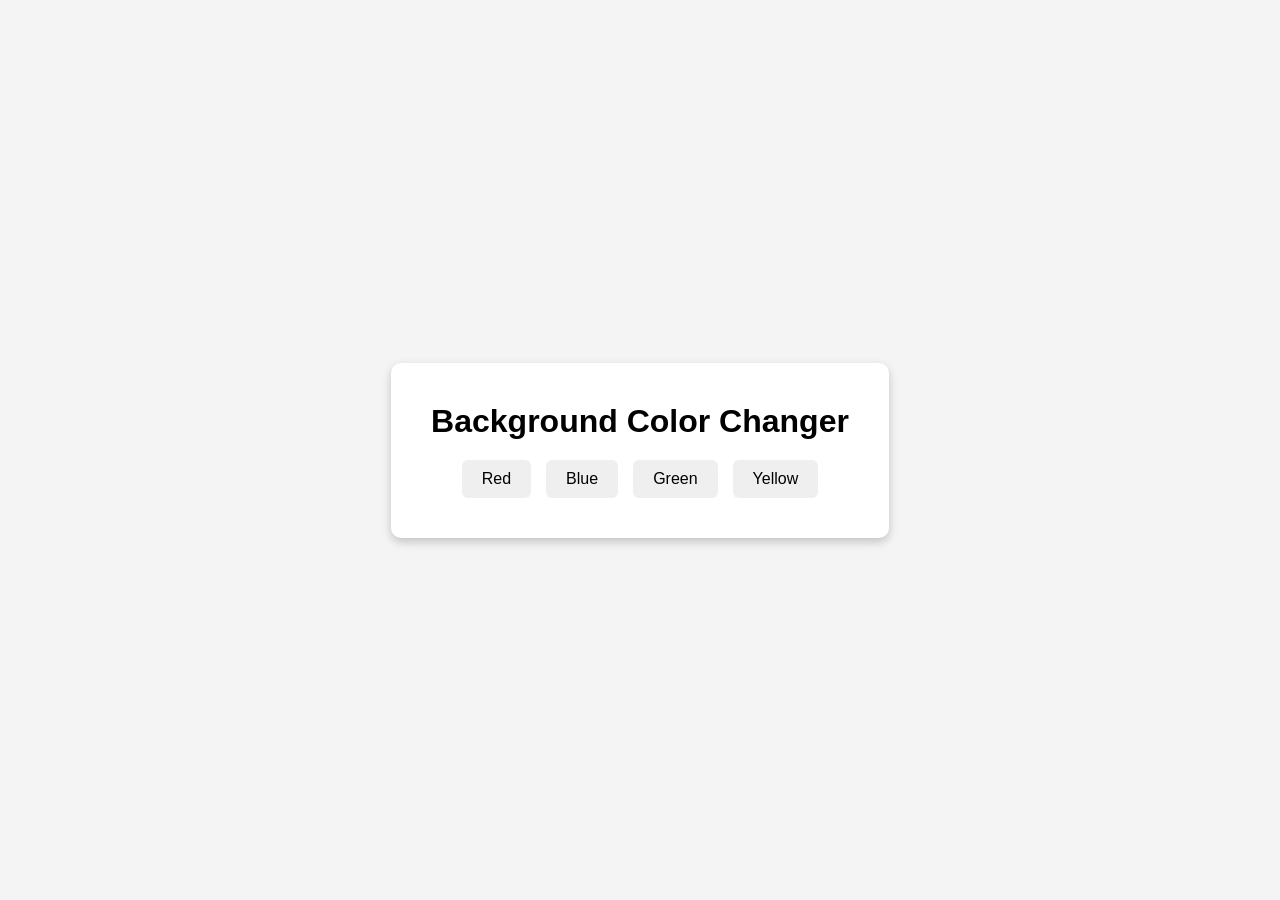
<file: Projects/01_bgChanger/index.html>
<!doctype html>
<html lang="en">
  <head>
    <meta charset="UTF-8" />
    <title>Background Changer</title>
    <link rel="stylesheet" href="style.css" />
  </head>
  <body class="body">
    <div class="container">
      <h1>Background Color Changer</h1>

      <div class="buttons">
        <button class="btn" id="red">Red</button>
        <button class="btn" id="blue">Blue</button>
        <button class="btn" id="green">Green</button>
        <button class="btn" id="yellow">Yellow</button>
      </div>
    </div>
    <script src="script.js"></script>
  </body>
</html>
</file>
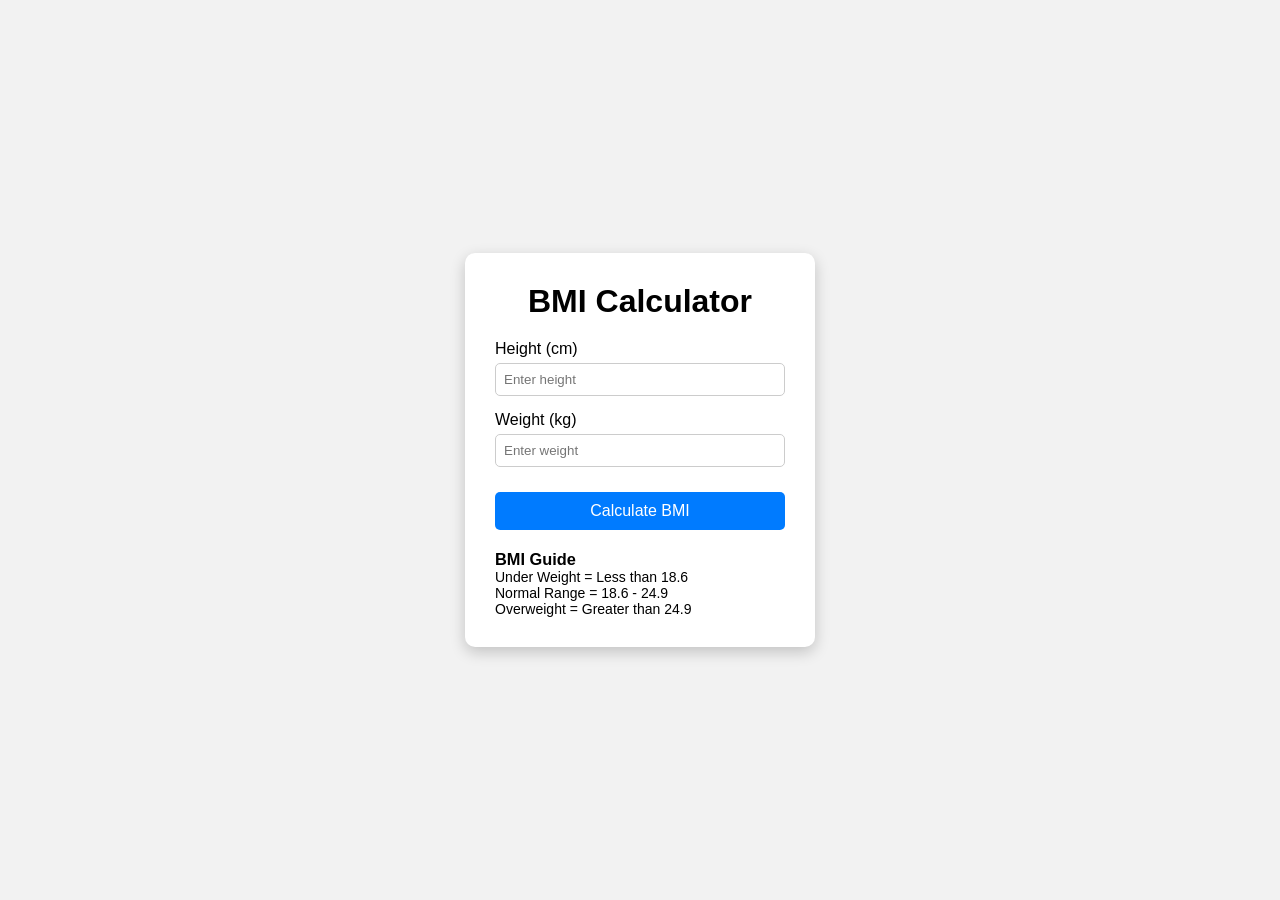
<file: Projects/02_Bmi/index.html>
<!DOCTYPE html>
<html lang="en">
<head>
<meta charset="UTF-8">
<title>BMI Calculator</title>
<link rel="stylesheet" href="style.css">
</head>
<body>

<div class="container">

    <h1>BMI Calculator</h1>

    <form>
        <div class="input-box">
            <label>Height (cm)</label>
            <input type="number" id="height" placeholder="Enter height">
        </div>

        <div class="input-box">
            <label>Weight (kg)</label>
            <input type="number" id="weight" placeholder="Enter weight">
        </div>

        <button type="submit">Calculate BMI</button>

        <div id="result"></div>

        <div class="guide">
            <h3>BMI Guide</h3>
            <p>Under Weight = Less than 18.6</p>
            <p>Normal Range = 18.6 - 24.9</p>
            <p>Overweight = Greater than 24.9</p>
        </div>
    </form>

</div>

<script src="script.js"></script>

</body>
</html>
</file>
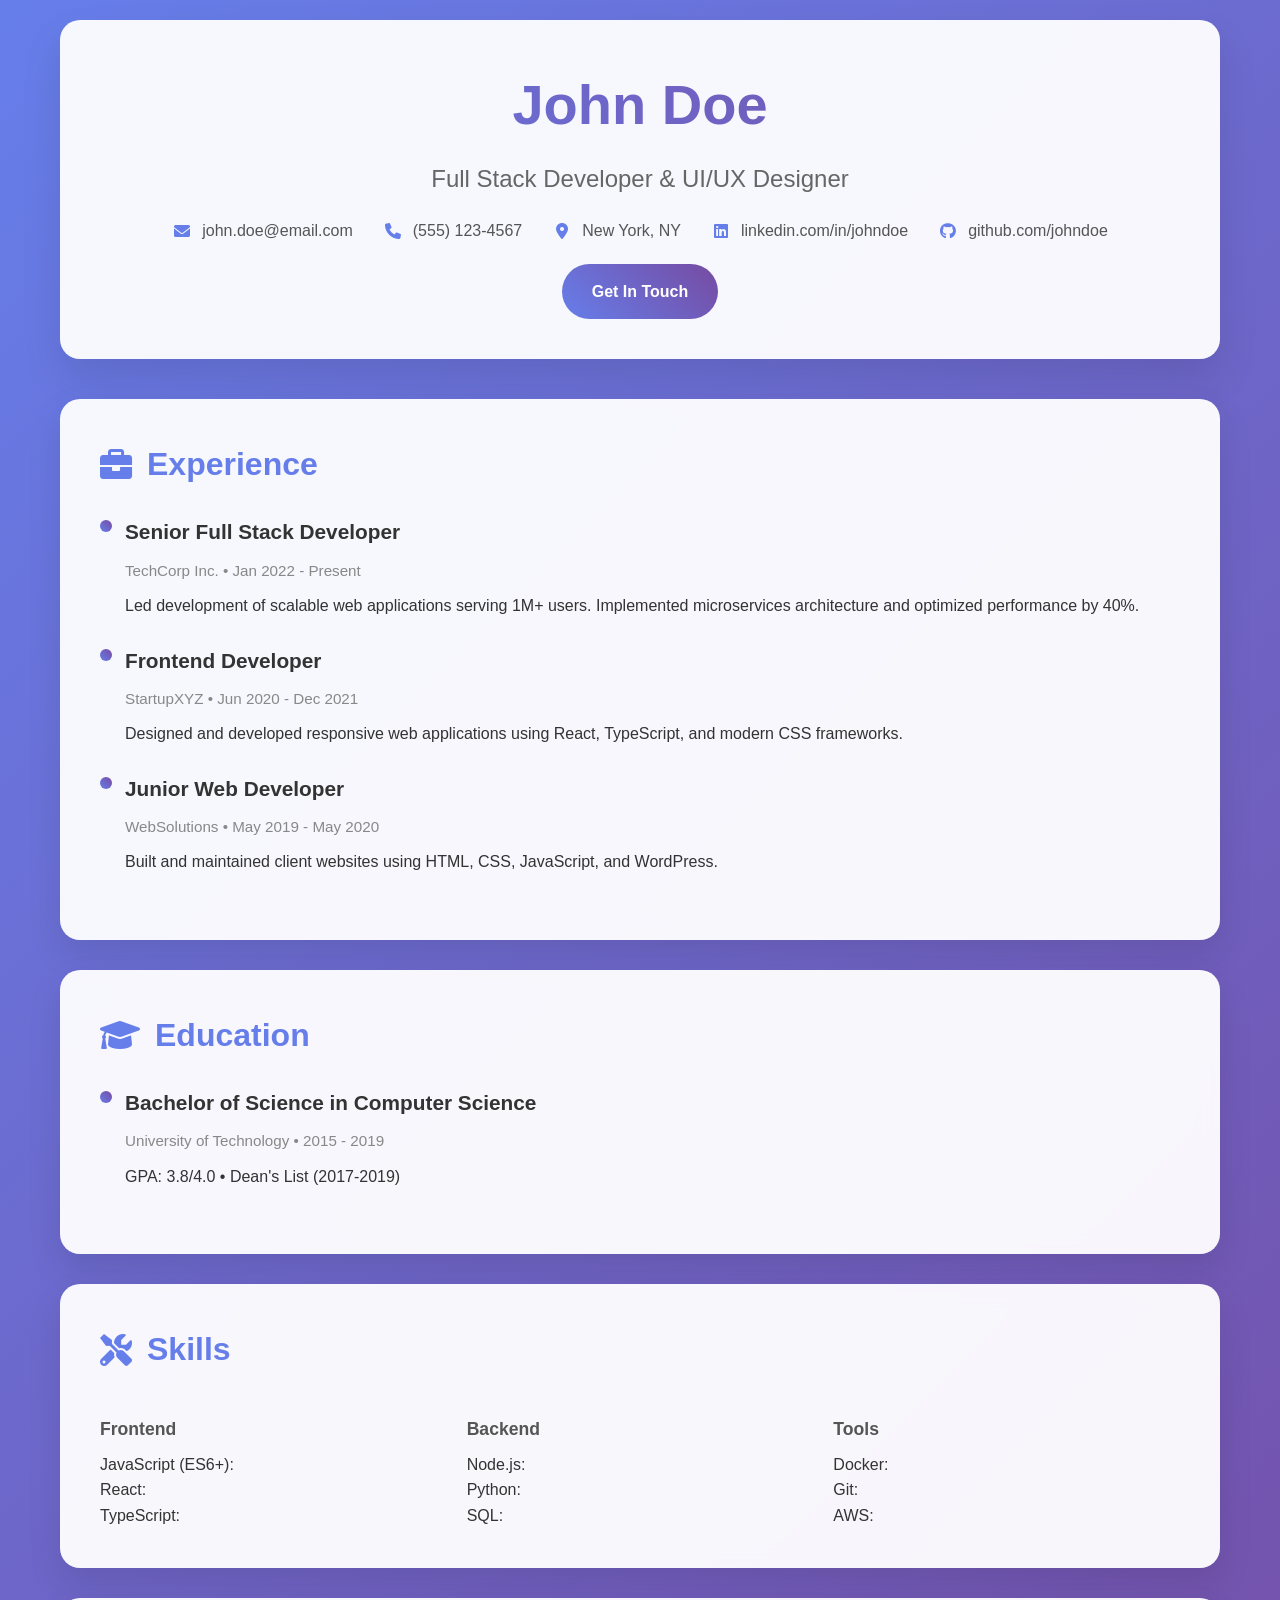
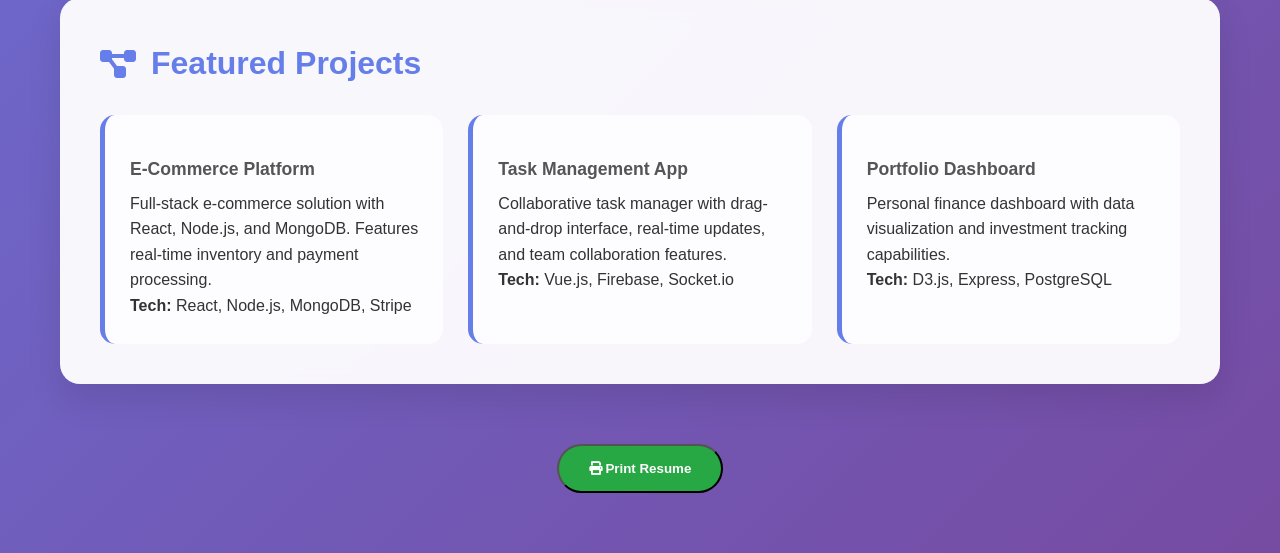
<file: Advance_one/web_resume.html>
<!DOCTYPE html>
<html lang="en">
<head>
    <meta charset="UTF-8">
    <meta name="viewport" content="width=device-width, initial-scale=1.0">
    <title>John Doe - Resume</title>
    <link href="https://cdnjs.cloudflare.com/ajax/libs/font-awesome/6.0.0/css/all.min.css" rel="stylesheet">
    <style>
        * {
            margin: 0;
            padding: 0;
            box-sizing: border-box;
        }

        body {
            font-family: 'Segoe UI', Tahoma, Geneva, Verdana, sans-serif;
            line-height: 1.6;
            color: #333;
            background: linear-gradient(135deg, #667eea 0%, #764ba2 100%);
            min-height: 100vh;
        }

        .container {
            max-width: 1200px;
            margin: 0 auto;
            padding: 20px;
        }

        header {
            text-align: center;
            background: rgba(255, 255, 255, 0.95);
            padding: 40px 20px;
            border-radius: 20px;
            box-shadow: 0 20px 40px rgba(0,0,0,0.1);
            margin-bottom: 40px;
            backdrop-filter: blur(10px);
        }

        .hero-name {
            font-size: 3.5em;
            font-weight: 700;
            background: linear-gradient(45deg, #667eea, #764ba2);
            -webkit-background-clip: text;
            -webkit-text-fill-color: transparent;
            background-clip: text;
            margin-bottom: 10px;
        }

        .hero-title {
            font-size: 1.5em;
            color: #666;
            margin-bottom: 20px;
        }

        .contact-info {
            display: flex;
            justify-content: center;
            gap: 30px;
            flex-wrap: wrap;
            margin-top: 20px;
        }

        .contact-item {
            display: flex;
            align-items: center;
            gap: 10px;
            color: #555;
            font-weight: 500;
        }

        .contact-item i {
            color: #667eea;
            width: 20px;
        }

        .section {
            background: rgba(255, 255, 255, 0.95);
            margin-bottom: 30px;
            border-radius: 20px;
            padding: 40px;
            box-shadow: 0 15px 35px rgba(0,0,0,0.1);
            backdrop-filter: blur(10px);
            transition: transform 0.3s ease, box-shadow 0.3s ease;
        }

        .section:hover {
            transform: translateY(-5px);
            box-shadow: 0 25px 50px rgba(0,0,0,0.15);
        }

        .section h2 {
            color: #667eea;
            font-size: 2em;
            margin-bottom: 25px;
            display: flex;
            align-items: center;
            gap: 15px;
        }

        .section h3 {
            color: #333;
            font-size: 1.3em;
            margin: 20px 0 10px 0;
        }

        .section h4 {
            color: #555;
            font-size: 1.1em;
            margin: 15px 0 8px 0;
        }

        .date {
            color: #888;
            font-size: 0.95em;
            margin-bottom: 10px;
        }

        .experience-item, .education-item, .skill-item {
            margin-bottom: 25px;
            padding-left: 25px;
            position: relative;
        }

        .experience-item::before, .education-item::before, .skill-item::before {
            content: '';
            position: absolute;
            left: 0;
            top: 5px;
            width: 12px;
            height: 12px;
            background: linear-gradient(45deg, #667eea, #764ba2);
            border-radius: 50%;
        }

        .skills-grid {
            display: grid;
            grid-template-columns: repeat(auto-fit, minmax(200px, 1fr));
            gap: 20px;
        }

        .skill-bar {
            background: #f0f0f0;
            height: 10px;
            border-radius: 5px;
            overflow: hidden;
            margin-top: 5px;
        }

        .skill-progress {
            height: 100%;
            background: linear-gradient(90deg, #667eea, #764ba2);
            border-radius: 5px;
            transition: width 2s ease-in-out;
        }

        .projects-grid {
            display: grid;
            grid-template-columns: repeat(auto-fit, minmax(300px, 1fr));
            gap: 25px;
        }

        .project-card {
            background: rgba(255,255,255,0.7);
            padding: 25px;
            border-radius: 15px;
            border-left: 5px solid #667eea;
            transition: all 0.3s ease;
        }

        .project-card:hover {
            background: rgba(255,255,255,0.9);
            transform: translateX(10px);
        }

        .btn {
            display: inline-block;
            background: linear-gradient(45deg, #667eea, #764ba2);
            color: white;
            padding: 15px 30px;
            text-decoration: none;
            border-radius: 50px;
            font-weight: 600;
            transition: all 0.3s ease;
            margin-top: 20px;
        }

        .btn:hover {
            transform: translateY(-3px);
            box-shadow: 0 10px 25px rgba(102, 126, 234, 0.4);
        }

        @media (max-width: 768px) {
            .hero-name {
                font-size: 2.5em;
            }
            
            .contact-info {
                flex-direction: column;
                gap: 15px;
            }
            
            .section {
                padding: 25px 20px;
            }
            
            .projects-grid {
                grid-template-columns: 1fr;
            }
        }

        .print-only {
            display: none;
        }

        @media print {
            body {
                background: white;
                color: black;
            }
            
            .section {
                box-shadow: none;
                background: white;
                margin-bottom: 20px;
                page-break-inside: avoid;
            }
            
            .print-only {
                display: block !important;
            }
        }
    </style>
</head>
<body>
    <div class="container">
        <!-- Header -->
        <header>
            <h1 class="hero-name">John Doe</h1>
            <p class="hero-title">Full Stack Developer & UI/UX Designer</p>
            <div class="contact-info">
                <div class="contact-item">
                    <i class="fas fa-envelope"></i>
                    john.doe@email.com
                </div>
                <div class="contact-item">
                    <i class="fas fa-phone"></i>
                    (555) 123-4567
                </div>
                <div class="contact-item">
                    <i class="fas fa-map-marker-alt"></i>
                    New York, NY
                </div>
                <div class="contact-item">
                    <i class="fab fa-linkedin"></i>
                    linkedin.com/in/johndoe
                </div>
                <div class="contact-item">
                    <i class="fab fa-github"></i>
                    github.com/johndoe
                </div>
            </div>
            <a href="mailto:john.doe@email.com" class="btn">Get In Touch</a>
        </header>

        <!-- Experience -->
        <section class="section">
            <h2><i class="fas fa-briefcase"></i> Experience</h2>
            <div class="experience-item">
                <h3>Senior Full Stack Developer</h3>
                <div class="date">TechCorp Inc. &bull; Jan 2022 - Present</div>
                <p>Led development of scalable web applications serving 1M+ users. Implemented microservices architecture and optimized performance by 40%.</p>
            </div>
            <div class="experience-item">
                <h3>Frontend Developer</h3>
                <div class="date">StartupXYZ &bull; Jun 2020 - Dec 2021</div>
                <p>Designed and developed responsive web applications using React, TypeScript, and modern CSS frameworks.</p>
            </div>
            <div class="experience-item">
                <h3>Junior Web Developer</h3>
                <div class="date">WebSolutions &bull; May 2019 - May 2020</div>
                <p>Built and maintained client websites using HTML, CSS, JavaScript, and WordPress.</p>
            </div>
        </section>

        <!-- Education -->
        <section class="section">
            <h2><i class="fas fa-graduation-cap"></i> Education</h2>
            <div class="education-item">
                <h3>Bachelor of Science in Computer Science</h3>
                <div class="date">University of Technology &bull; 2015 - 2019</div>
                <p>GPA: 3.8/4.0 &bull; Dean's List (2017-2019)</p>
            </div>
        </section>

        <!-- Skills -->
        <section class="section">
            <h2><i class="fas fa-tools"></i> Skills</h2>
            <div class="skills-grid">
                <div>
                    <h4>Frontend</h4>
                    <div>JavaScript (ES6+): <span class="skill-progress" data-width="95%"></span></div>
                    <div>React: <span class="skill-progress" data-width="90%"></span></div>
                    <div>TypeScript: <span class="skill-progress" data-width="85%"></span></div>
                </div>
                <div>
                    <h4>Backend</h4>
                    <div>Node.js: <span class="skill-progress" data-width="88%"></span></div>
                    <div>Python: <span class="skill-progress" data-width="80%"></span></div>
                    <div>SQL: <span class="skill-progress" data-width="92%"></span></div>
                </div>
                <div>
                    <h4>Tools</h4>
                    <div>Docker: <span class="skill-progress" data-width="75%"></span></div>
                    <div>Git: <span class="skill-progress" data-width="95%"></span></div>
                    <div>AWS: <span class="skill-progress" data-width="70%"></span></div>
                </div>
            </div>
        </section>

        <!-- Projects -->
        <section class="section">
            <h2><i class="fas fa-project-diagram"></i> Featured Projects</h2>
            <div class="projects-grid">
                <div class="project-card">
                    <h4>E-Commerce Platform</h4>
                    <p>Full-stack e-commerce solution with React, Node.js, and MongoDB. Features real-time inventory and payment processing.</p>
                    <div><strong>Tech:</strong> React, Node.js, MongoDB, Stripe</div>
                </div>
                <div class="project-card">
                    <h4>Task Management App</h4>
                    <p>Collaborative task manager with drag-and-drop interface, real-time updates, and team collaboration features.</p>
                    <div><strong>Tech:</strong> Vue.js, Firebase, Socket.io</div>
                </div>
                <div class="project-card">
                    <h4>Portfolio Dashboard</h4>
                    <p>Personal finance dashboard with data visualization and investment tracking capabilities.</p>
                    <div><strong>Tech:</strong> D3.js, Express, PostgreSQL</div>
                </div>
            </div>
        </section>

        <!-- Print button for desktop -->
        <div style="text-align: center; margin: 40px 0;">
            <button onclick="window.print()" class="btn" style="background: #28a745;">
                <i class="fas fa-print"></i> Print Resume
            </button>
        </div>
    </div>

    <script>
        // Animate skill bars on load
        document.addEventListener('DOMContentLoaded', function() {
            const skillBars = document.querySelectorAll('.skill-progress');
            skillBars.forEach(bar => {
                const width = bar.getAttribute('data-width');
                setTimeout(() => {
                    bar.style.width = width;
                }, 500);
            });

            // Smooth scrolling for anchor links
            document.querySelectorAll('a[href^="#"]').forEach(anchor => {
                anchor.addEventListener('click', function (e) {
                    e.preventDefault();
                    document.querySelector(this.getAttribute('href')).scrollIntoView({
                        behavior: 'smooth'
                    });
                });
            });
        });

        // Add particle background effect (optional enhancement)
        function createParticles() {
            const particles = document.createElement('canvas');
            particles.style.position = 'fixed';
            particles.style.top = '0';
            particles.style.left = '0';
            particles.style.pointerEvents = 'none';
            particles.style.zIndex = '-1';
            document.body.appendChild(particles);
            
            const ctx = particles.getContext('2d');
            particles.width = window.innerWidth;
            particles.height = window.innerHeight;
            
            // Simple particle animation
            let particlesArray = [];
            class Particle {
                constructor() {
                    this.x = Math.random() * particles.width;
                    this.y = Math.random() * particles.height;
                    this.size = Math.random() * 3 + 1;
                    this.speedX = Math.random() * 0.5 - 0.25;
                    this.speedY = Math.random() * 0.5 - 0.25;
                }
                update() {
                    this.x += this.speedX;
                    this.y += this.speedY;
                    if (this.x > particles.width || this.x < 0) this.speedX *= -1;
                    if (this.y > particles.height || this.y < 0) this.speedY *= -1;
                }
                draw() {
                    ctx.fillStyle = 'rgba(255,255,255,0.3)';
                    ctx.beginPath();
                    ctx.arc(this.x, this.y, this.size, 0, Math.PI * 2);
                    ctx.fill();
                }
            }
            
            function init() {
                particlesArray = [];
                for (let i = 0; i < 50; i++) {
                    particlesArray.push(new Particle());
                }
            }
            
            function animate() {
                ctx.clearRect(0, 0, particles.width, particles.height);
                for (let i = 0; i < particlesArray.length; i++) {
                    particlesArray[i].update();
                    particlesArray[i].draw();
                }
                requestAnimationFrame(animate);
            }
            
            window.addEventListener('resize', () => {
                particles.width = window.innerWidth;
                particles.height = window.innerHeight;
                init();
            });
            
            init();
            animate();
        }
        
        // Uncomment the line below to enable particle background
        // createParticles();
    </script>
</body>
</html>
</file>
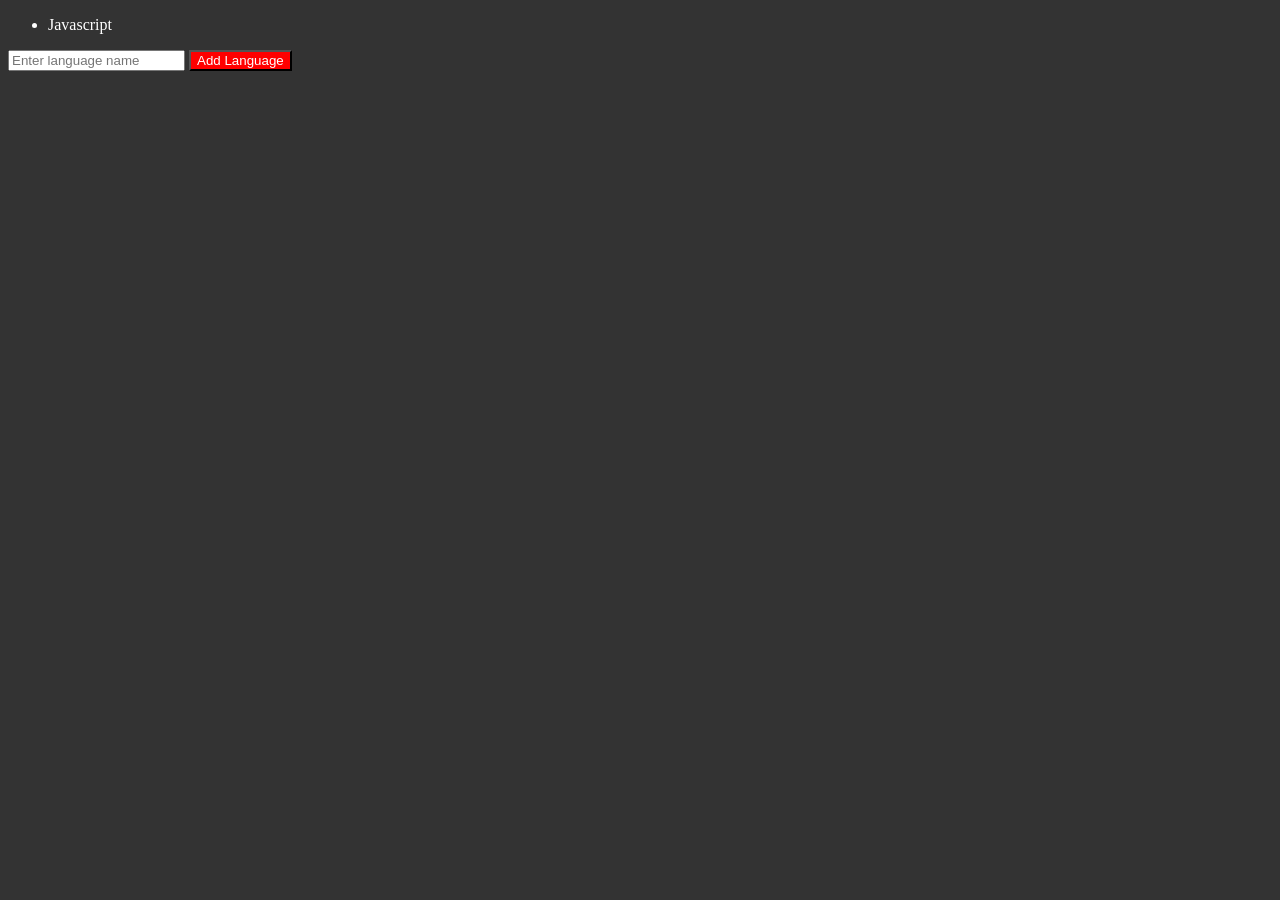
<file: Dom/four.html>
<!doctype html>
<html lang="en">
  <head>
    <meta charset="UTF-8" />
    <meta name="viewport" content="width=device-width, initial-scale=1.0" />
    <title>DOM 3</title>
  </head>
  <body style="background-color: #333; color: #fff">
    <ul class="languages">
      <li>Javascript</li>
    </ul>

    <form id="langForm">
      <input type="text" id="languageInput" placeholder="Enter language name" />
      <button id="btn" type="submit">Add Language</button>
    </form>

    <script>
        let input = document.querySelector("#languageInput")
      let form = document.querySelector("#langForm");
      form.addEventListener("submit", function (e) {
        e.preventDefault();
        addLang(input.value);
      });
      


      let btn = document.querySelector("#btn");
      btn.style.color = "#fff";
      btn.style.padding = 12;
      btn.style.backgroundColor = "red";

      let ul = document.querySelector(".languages");
      
      function addLang(langName) {
        let lang = document.createElement("li");
        lang.innerText = langName;
        ul.appendChild(lang);
      }

      
    </script>
  </body>
</html>
</file>
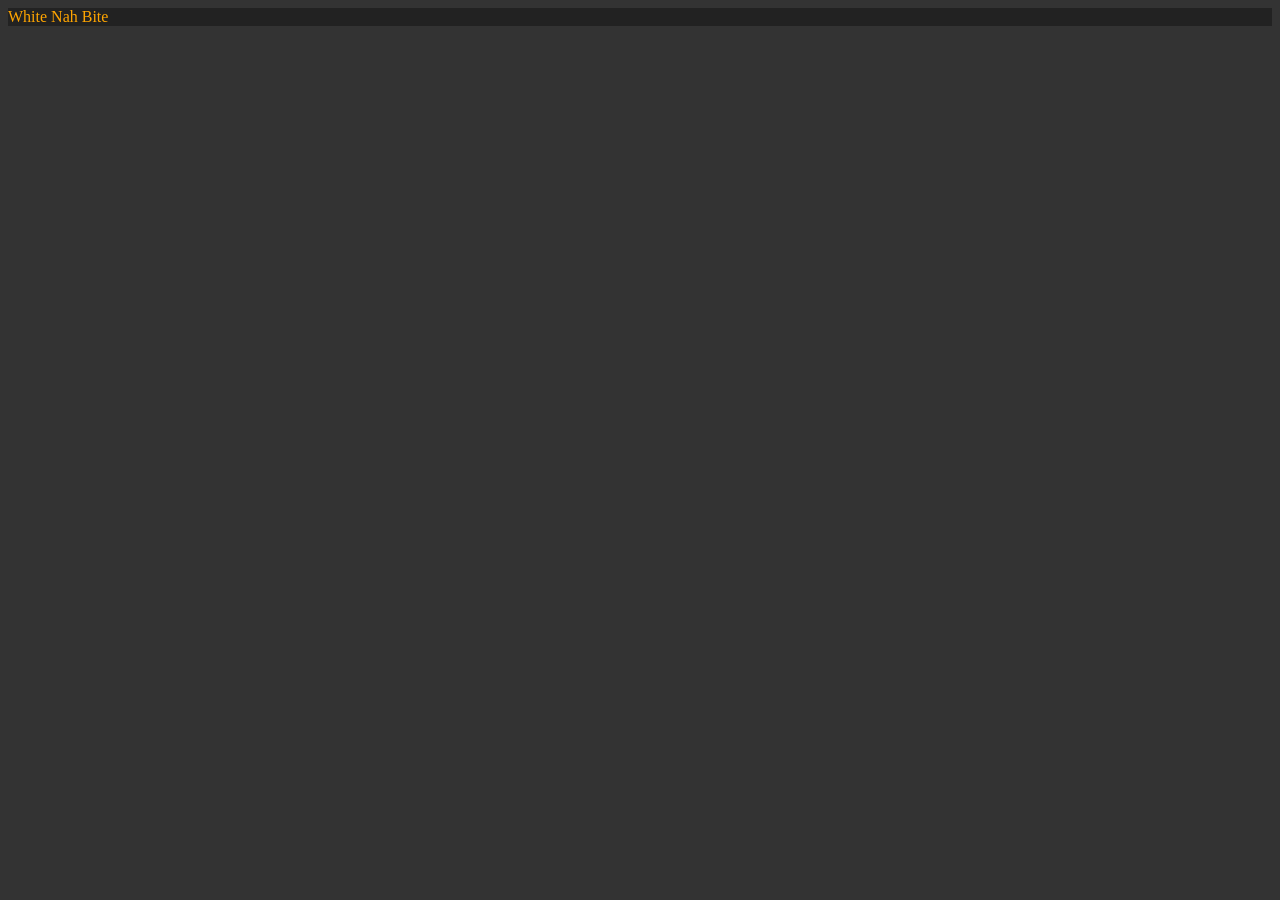
<file: Dom/three.html>
<!DOCTYPE html>
<html lang="en">
<head>
    <meta charset="UTF-8">
    <meta name="viewport" content="width=device-width, initial-scale=1.0">
    <title>Document</title>
</head>
<body style = "background-color: #333 ; color: antiquewhite;">
    
    <script>
        const div = document.createElement('div')
        div.className = 'main';
        div.id = 'first-div'

        console.log(div);
        div.setAttribute('title','title get') 
        div.style.color  = "orange"
        div.style.backgroundColor = "#222" 
        div.innerText = "White Nah"
        const textNode = document.createTextNode(' Bite ')  
        div.append(textNode)
        
        document.body.appendChild(div) 

    </script>
</body>
</html>
</file>
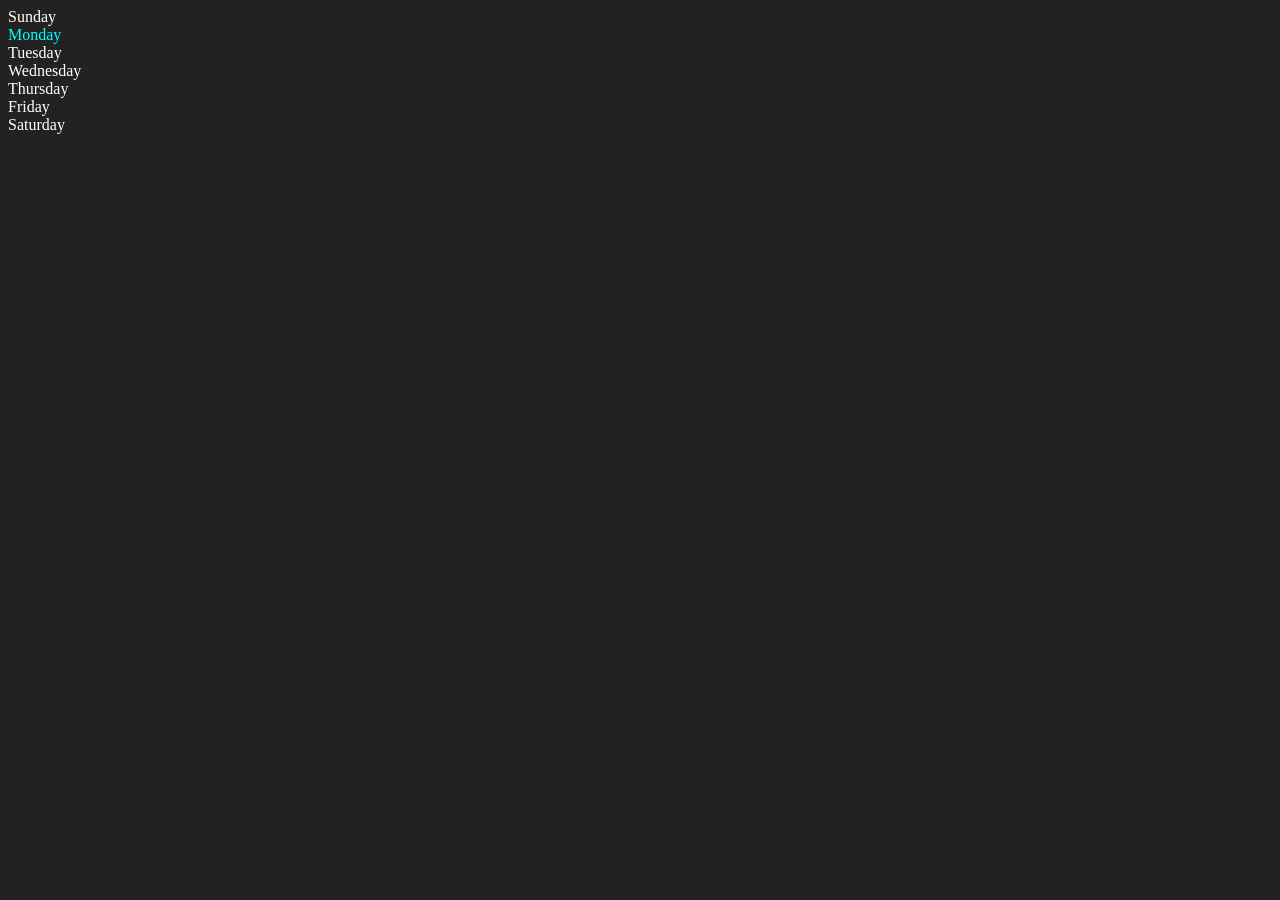
<file: Dom/two.html>
<!DOCTYPE html>
<html lang="en">
<head>
    <meta charset="UTF-8">
    <meta name="viewport" content="width=device-width, initial-scale=1.0">
    <title>Dom | Chair Aur Code</title>
</head>
<body style = "background-color: #222 ;color: #ffff;">
    <div class="parent">
        <div class="days">Sunday</div>
        <div class="days">Monday</div>
        <div class="days">Tuesday</div>
        <div class="days">Wednesday</div>
        <div class="days">Thursday</div>
        <div class="days">Friday</div>
        <div class="days">Saturday</div>
    </div>

    <script >
        const parent = document.querySelector('.parent')
        // console.log(parent);
        // console.log(parent.children)
        // console.log(parent.children[1].innerHTML)
        // for(let i = 0; i < parent.children.length; i++ ){
        //     console.log(parent.children[i].innerHTML)
        // }
        parent.children[1].style.color = "cyan"

        // console.log(parent.firstElementChild)
        // console.log(parent.lastElementChild)
        const dayOne = document.querySelector('.days')
        // console.log(dayOne.parentElement)
        // console.log(dayOne.nextElementSibling)

        console.log(parent.childNodes)
    </script>
</body>
</html>
</file>
<file: Projects/01_bgChanger/style.css>
*{
    margin:0;
    padding:0;
    box-sizing:border-box;
    font-family: Arial, Helvetica, sans-serif;
}

body{
    height:100vh;
    display:flex;
    justify-content:center;
    align-items:center;
    background:#f4f4f4;
}

.container{
    text-align:center;
    background:white;
    padding:40px;
    border-radius:10px;
    box-shadow:0 4px 10px rgba(0,0,0,0.2);
}

h1{
    margin-bottom:20px;
}

.buttons{
    display:flex;
    gap:15px;
    justify-content:center;
}

.btn{
    padding:10px 20px;
    border:none;
    border-radius:6px;
    color:white;
    font-size:16px;
    cursor:pointer;
}

.red{
    background:red;
}

.blue{
    background:blue;
}

.green{
    background:green;
}

.yellow{
    background:gold;
}
</file>
<file: Projects/02_Bmi/style.css>
*{
    margin:0;
    padding:0;
    box-sizing:border-box;
    font-family:Arial, Helvetica, sans-serif;
}

body{
    height:100vh;
    display:flex;
    justify-content:center;
    align-items:center;
    background:#f2f2f2;
}

.container{
    background:white;
    padding:30px;
    border-radius:10px;
    width:350px;
    box-shadow:0 5px 15px rgba(0,0,0,0.2);
    text-align:center;
}

h1{
    margin-bottom:20px;
}

.input-box{
    margin-bottom:15px;
    text-align:left;
}

.input-box label{
    display:block;
    margin-bottom:5px;
}

input{
    width:100%;
    padding:8px;
    border:1px solid #ccc;
    border-radius:5px;
}

button{
    width:100%;
    padding:10px;
    border:none;
    background:#007bff;
    color:white;
    font-size:16px;
    border-radius:5px;
    cursor:pointer;
    margin-top:10px;
}

button:hover{
    background:#0056b3;
}

#result{
    margin-top:15px;
    font-size:18px;
    font-weight:bold;
}

.guide{
    margin-top:20px;
    font-size:14px;
    text-align:left;
}
</file>
